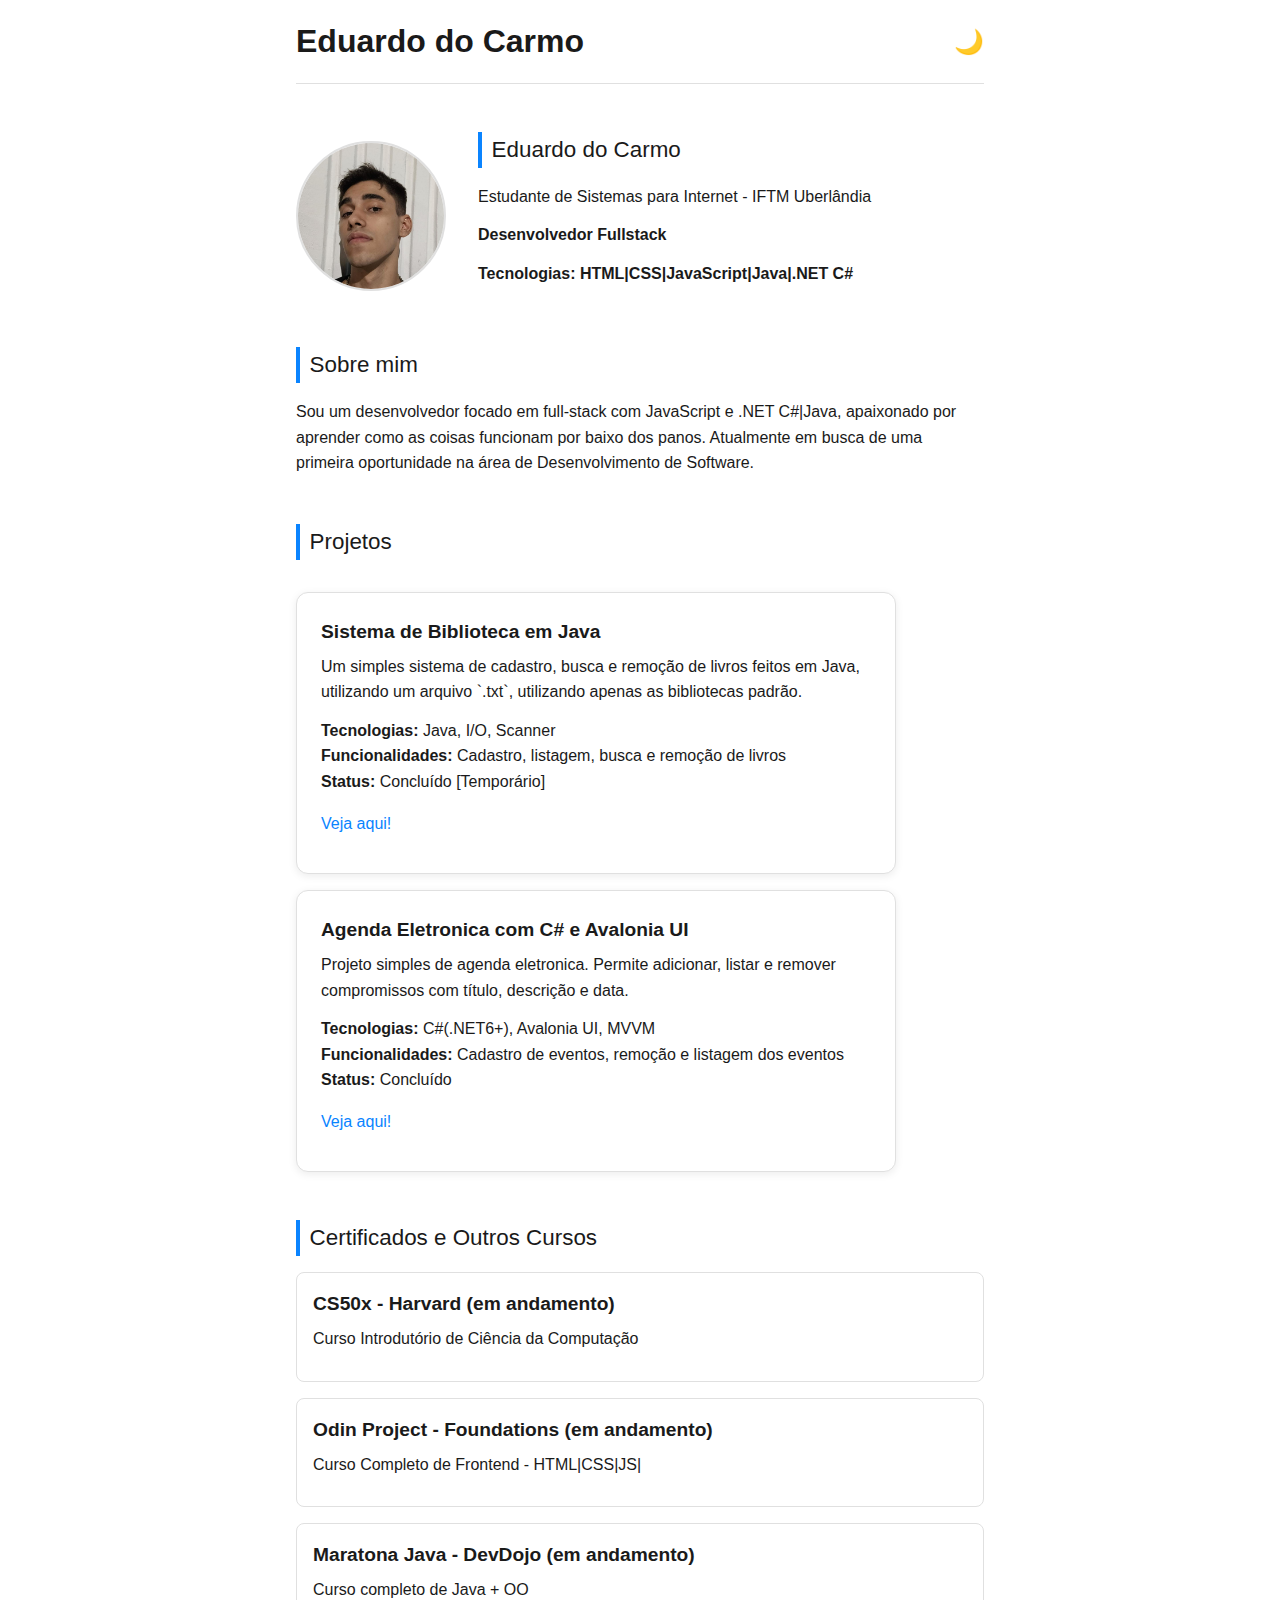
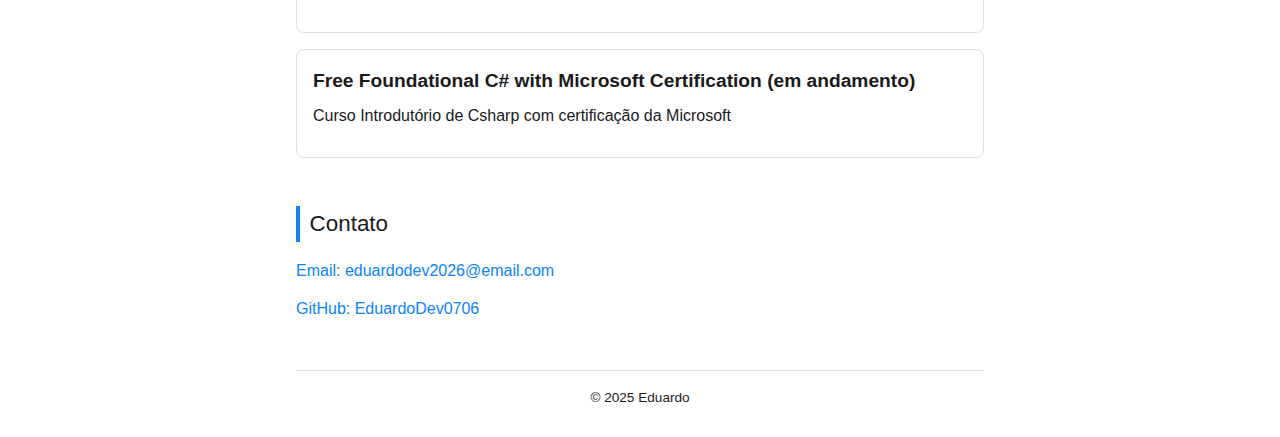
<file: index.html>
<!DOCTYPE html>
<html lang="pt-BR">
<head>
  <meta charset="UTF-8" />
  <meta name="viewport" content="width=device-width, initial-scale=1.0" />
  <meta http-equiv="Content-Security-Policy" content="default-src 'self'; script-src 'self'; style-src 'self'; img-src 'self' data:;">
  <title>Eduardo do Carmo | Portfólio Online</title>
  <link rel="stylesheet" href="style.css" />
</head>
<body>
  <header>
    <h1>Eduardo do Carmo</h1>
    <button id="toggle-theme">🌙</button>
  </header>

  <section class="perfil">
    <img src="imagens/EduardoCarmo.png" alt="Foto Pessoal" class="foto-perfil">
    <div>
        <h2>Eduardo do Carmo</h2>
        <p>Estudante de Sistemas para Internet - IFTM Uberlândia</p>
        <p><strong>Desenvolvedor Fullstack</strong></p>
        <p><strong>Tecnologias: HTML|CSS|JavaScript|Java|.NET C#</strong></p>
    </div>

  </section>

  <main>
    <section class="sobre">
      <h2>Sobre mim</h2>
      <p>Sou um desenvolvedor focado em full-stack com JavaScript e .NET C#|Java, apaixonado por aprender como as coisas funcionam por baixo dos panos. Atualmente em busca de uma primeira oportunidade na área de Desenvolvimento de Software.</p>
    </section>

    <section class="projeto">
      <h2>Projetos</h2>
      <div>
        <div class="card-projeto">
          <h3>Sistema de Biblioteca em Java</h3>
          <p>Um simples sistema de cadastro, busca e remoção de livros feitos em Java, utilizando um arquivo `.txt`, utilizando apenas as bibliotecas padrão.</p>
          <ul>
            <li><strong>Tecnologias:</strong> Java, I/O, Scanner</li>
            <li><strong>Funcionalidades:</strong> Cadastro, listagem, busca e remoção de livros</li>
            <li><strong>Status:</strong> Concluído [Temporário]</li>
          </ul>
          <p><a href="https://github.com/EduardoDev0706/EstudosJava/tree/main/ProjetoBiblioteca" target="_blank">Veja aqui!</a></p>
        </div>
      </div>

      <div>
        <div class="card-projeto">
          <h3>Agenda Eletronica com C# e Avalonia UI</h3>
          <p>Projeto simples de agenda eletronica. Permite adicionar, listar e remover compromissos com título, descrição e data.</p>
          <ul>
            <li><strong>Tecnologias:</strong> C#(.NET6+), Avalonia UI, MVVM</li>
            <li><strong>Funcionalidades:</strong> Cadastro de eventos, remoção e listagem dos eventos</li>
            <li><strong>Status:</strong> Concluído</li>
          </ul>
          <p><a href="https://github.com/EduardoDev0706/PortfolioEduardoDoCarmo/tree/main/ProjetoEmCsharp/AgendaEletronica" target="_blank">Veja aqui!</a></p>
        </div>
      </div>
    </section>

    <section id="certificados">
        <h2>Certificados e Outros Cursos</h2>

        <div class="certificado">
            <h3>CS50x - Harvard (em andamento)</h3>
            <p>Curso Introdutório de Ciência da Computação</p>
        </div>
        
        <div class="certificado">
            <h3>Odin Project - Foundations (em andamento)</h3>
            <p>Curso Completo de Frontend - HTML|CSS|JS|</p>
        </div>

        <div class="certificado">
            <h3>Maratona Java - DevDojo (em andamento)</h3>
            <p>Curso completo de Java + OO</p>
        </div>
        
        <div class="certificado">
            <h3>Free Foundational C# with Microsoft Certification (em andamento)</h3>
            <p>Curso Introdutório de Csharp com certificação da Microsoft</p>
        </div>
        
    </section>

    <section class="contato">
      <h2>Contato</h2>
      <p><a href="mailto:eduardodev2026@email.com">Email: eduardodev2026@email.com</a></p>
      <p><a href="https://github.com/EduardoDev0706" target="_blank">GitHub: EduardoDev0706</a></p>
    </section>
  </main>

  <footer>
    <p>© 2025 Eduardo</p>
  </footer>

  <script src="script.js"></script>
</body>
</html>
</file>
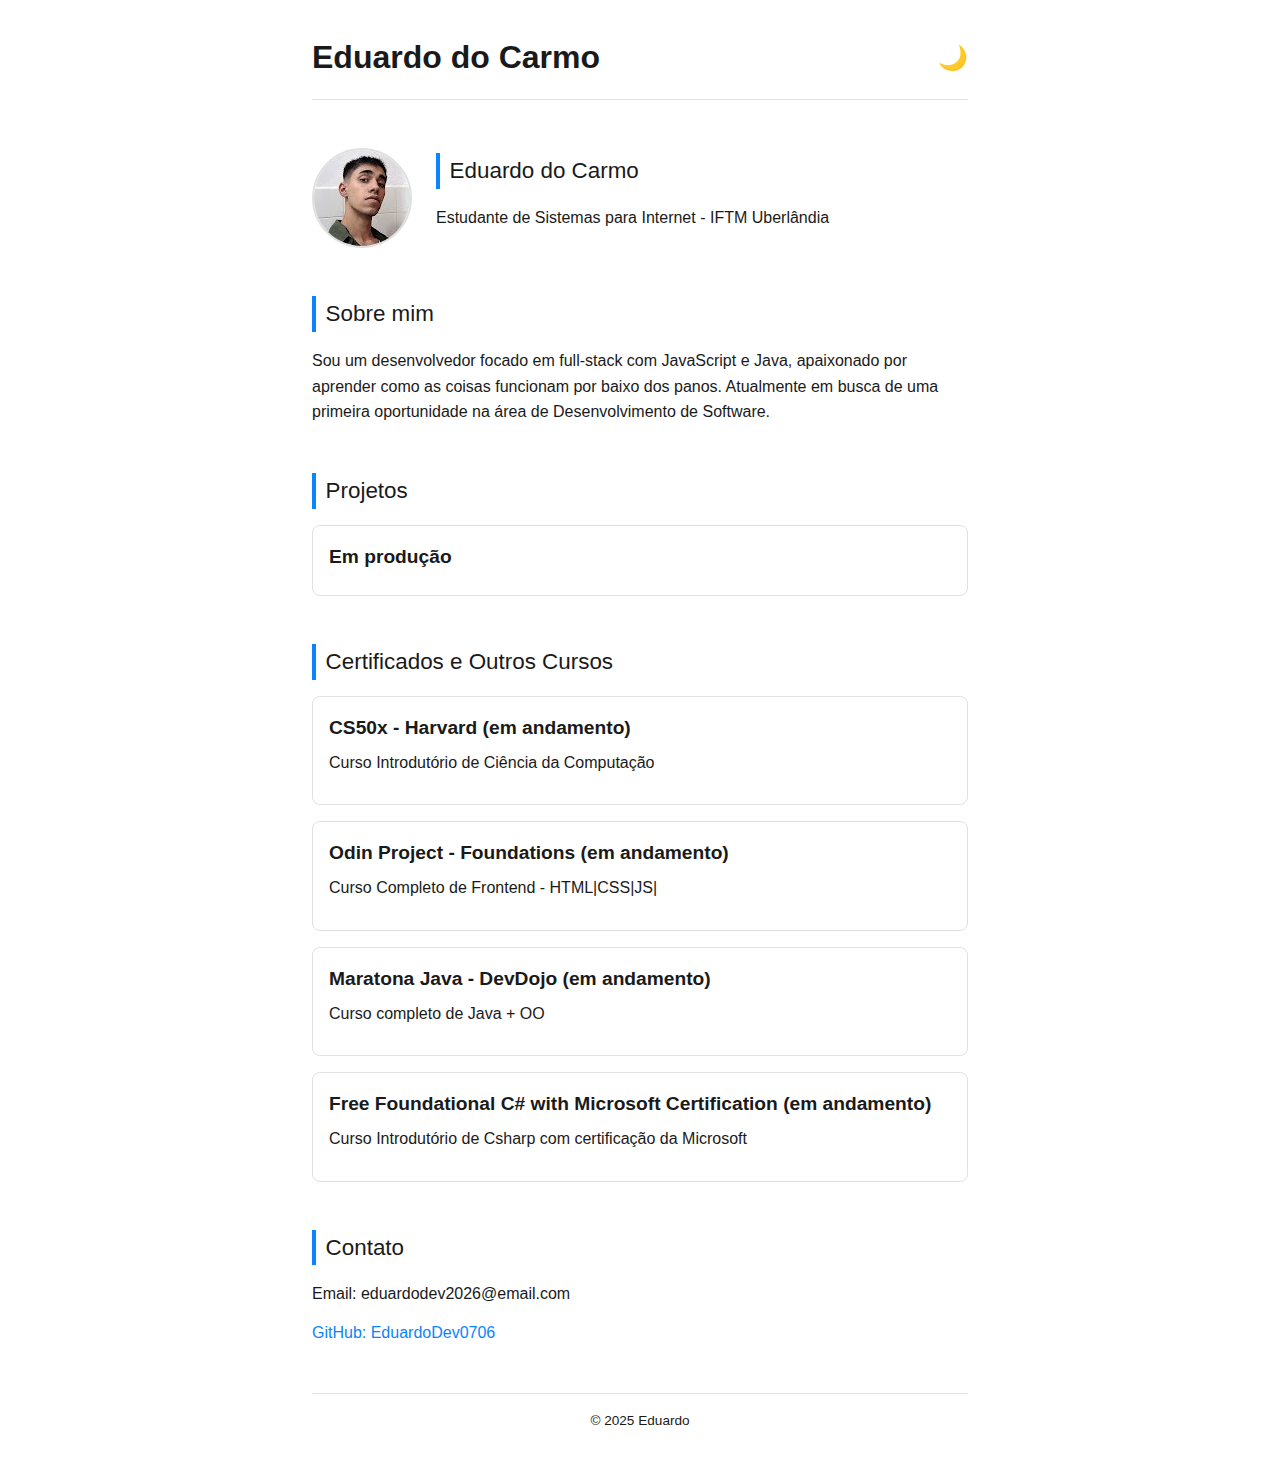
<file: PortfolioBase/index.html>
<!DOCTYPE html>
<html lang="pt-BR">
<head>
  <meta charset="UTF-8" />
  <meta name="viewport" content="width=device-width, initial-scale=1.0" />
  <title>Eduardo do Carmo | Portfólio Online</title>
  <link rel="stylesheet" href="style.css" />
</head>
<body>
  <header>
    <h1>Eduardo do Carmo</h1>
    <button id="toggle-theme">🌙</button>
  </header>

  <section class="perfil">
    <img src="imagens/EduardoCarmo.png" alt="Foto Pessoal" class="foto-perfil">
    <div>
        <h2>Eduardo do Carmo</h2>
        <p>Estudante de Sistemas para Internet - IFTM Uberlândia</p>
    </div>

  </section>

  <main>
    <section class="sobre">
      <h2>Sobre mim</h2>
      <p>Sou um desenvolvedor focado em full-stack com JavaScript e Java, apaixonado por aprender como as coisas funcionam por baixo dos panos. Atualmente em busca de uma primeira oportunidade na área de Desenvolvimento de Software.</p>
    </section>

    <section class="projetos">
      <h2>Projetos</h2>
      <div class="projeto">
        <h3>Em produção</h3>
      </div>
    </section>

    <section id="certificados">
        <h2>Certificados e Outros Cursos</h2>

        <div class="certificado">
            <h3>CS50x - Harvard (em andamento)</h3>
            <p>Curso Introdutório de Ciência da Computação</p>
        </div>
        
        <div class="certificado">
            <h3>Odin Project - Foundations (em andamento)</h3>
            <p>Curso Completo de Frontend - HTML|CSS|JS|</p>
        </div>

        <div class="certificado">
            <h3>Maratona Java - DevDojo (em andamento)</h3>
            <p>Curso completo de Java + OO</p>
        </div>
        
        <div class="certificado">
            <h3>Free Foundational C# with Microsoft Certification (em andamento)</h3>
            <p>Curso Introdutório de Csharp com certificação da Microsoft</p>
        </div>




        
    </section>

    <section class="contato">
      <h2>Contato</h2>
      <p>Email: eduardodev2026@email.com</p>
      <p><a href="https://github.com/EduardoDev0706" target="_blank">GitHub: EduardoDev0706</a></p>
    </section>
  </main>

  <footer>
    <p>© 2025 Eduardo</p>
  </footer>

  <script src="script.js"></script>
</body>
</html>
</file>
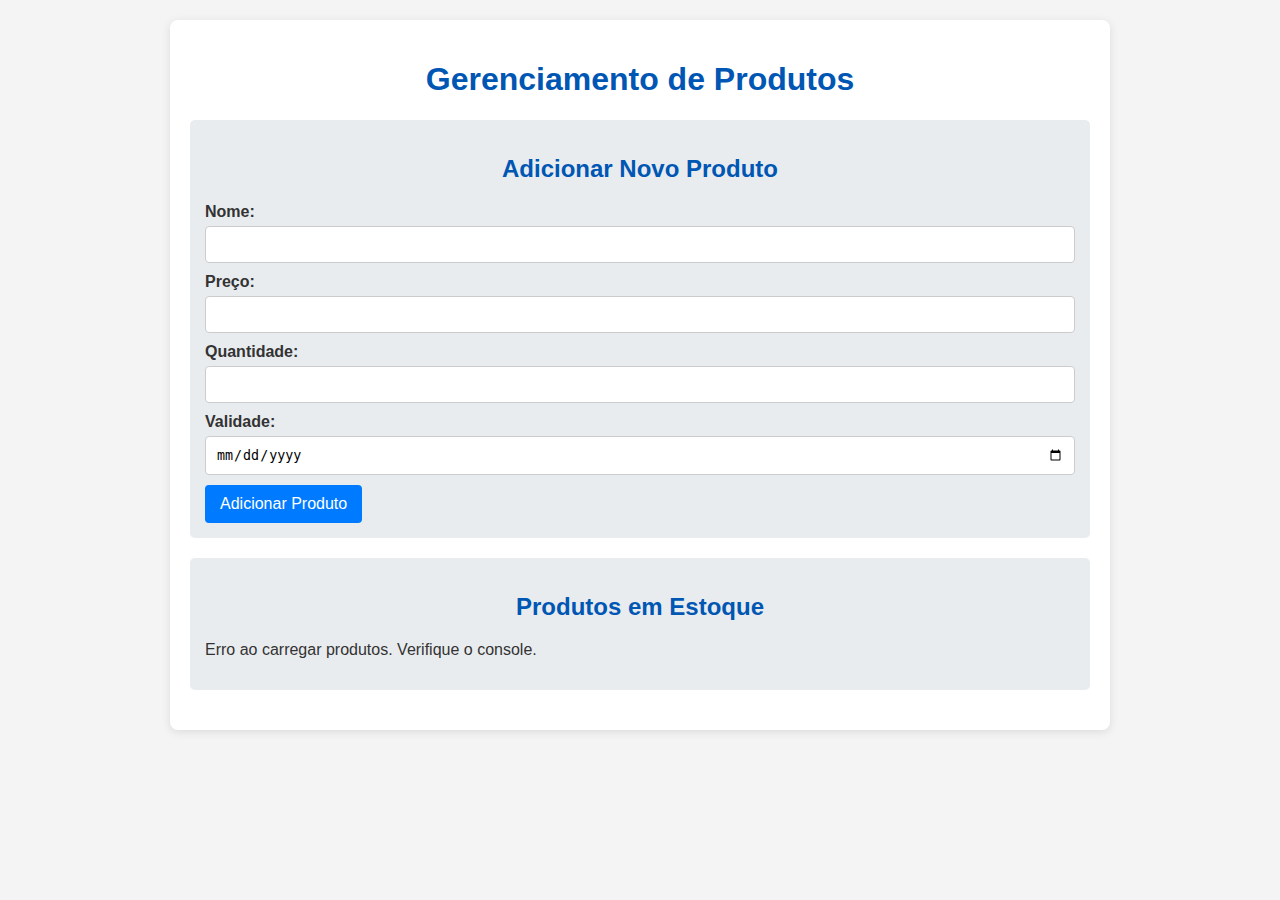
<file: MinhaPrimeiraApi/FrontEnd/index.html>
<!DOCTYPE html>
<html lang="pt-BR">
<head>
    <meta charset="UTF-8">
    <meta name="viewport" content="width=device-width, initial-scale=1.0">
    <title>Gerenciamento de Produtos - Frontend Vanilla JS</title>
    <link rel="stylesheet" href="style.css">
</head>
<body>
    <div class="container">
        <h1>Gerenciamento de Produtos</h1>

        <div class="form-section">
            <h2>Adicionar Novo Produto</h2>
            <form id="product-form">
                <input type="hidden" id="product-id" value="0"> <label for="nome">Nome:</label>
                <input type="text" id="nome" required>

                <label for="preco">Preço:</label>
                <input type="number" id="preco" step="0.01" required>

                <label for="quantidade">Quantidade:</label>
                <input type="number" id="quantidade" required>

                <label for="validade">Validade:</label>
                <input type="date" id="validade" required>

                <button type="submit" id="submit-button">Adicionar Produto</button>
            </form>
        </div>

        <div class="list-section">
            <h2>Produtos em Estoque</h2>
            <div id="product-list-container">
                <p>Carregando produtos...</p>
            </div>
        </div>
    </div>

    <script src="script.js"></script>
</body>
</html>
</file>
<file: style.css>
:root {
    --bg-color: #ffffff;
    --text-color: #1a1a1a;
    --accent-color: #0a84ff;
    --muted-color: #6c757d;
    --border-color: #e0e0e0;
  }
  
  body.dark {
    --bg-color: #121212;
    --text-color: #f2f2f2;
    --accent-color: #66b2ff;
    --muted-color: #999;
    --border-color: #2a2a2a;
  }

  body.dark .certificado:hover {
    background-color: rgba(255, 255, 255, 0.05);
  }

  body.dark .card-idioma:hover {
    background-color: rgba(255, 255, 255, 0.05);
  }
  
  * {
    margin: 0;
    padding: 0;
    box-sizing: border-box;
  }

  
  
  body {
    font-family: 'Inter', 'Segoe UI', sans-serif;
    background-color: var(--bg-color);
    color: var(--text-color);
    line-height: 1.6;
    transition: background 0.3s, color 0.3s;
    padding: 1rem;
    max-width: 720px;
    margin: auto;
  }
  
  header {
    display: flex;
    justify-content: space-between;
    align-items: center;
    margin-bottom: 3rem;
    border-bottom: 1px solid var(--border-color);
    padding-bottom: 1rem;
  }

  .perfil {
    display: flex;
    align-items: center;
    gap: 2rem;
    margin-bottom: 3rem;
  }

  .foto-perfil {
    width: 150px;
    height: 150px;
    border-radius: 50%;
    object-fit: cover;
    border: 2px solid var(--border-color);
  }
  
  h1 {
    font-size: 2rem;
    font-weight: 600;
  }
  
  #toggle-theme {
    background: none;
    border: none;
    font-size: 1.5rem;
    cursor: pointer;
    color: var(--text-color);
    transition: color 0.3s;
  }
  
  section {
    margin-bottom: 3rem;
  }
  
  h2 {
    font-size: 1.4rem;
    margin-bottom: 1rem;
    border-left: 4px solid var(--accent-color);
    padding-left: 0.6rem;
    font-weight: 500;
  }
  
  h3 {
    font-size: 1.2rem;
    margin-bottom: 0.4rem;
  }
  
  p {
    margin-bottom: 0.8rem;
    color: var(--text-color);
  }
  
  a {
    color: var(--accent-color);
    text-decoration: none;
    font-weight: 500;
  }
  
  a:hover {
    text-decoration: underline;
  }
  
  .projeto {
    display: flex;
    flex-direction: column;
    gap: 1rem;
  }
  
  .card-projeto {
    max-width: 600px;
    background: var(--bg-color);
    border: 1px solid var(--border-color);
    border-radius: 12px;
    padding: 24px;
    box-shadow: 0 2px 8px rgba(0, 0, 0, 0.08);
    font-family: sans-serif;
    transition: transform 0.2s ease, background 0.3s, border-color 0.3s, box-shadow 0.3s;
  }

  .card-projeto h3 {
    color: var(--text-color);
  }
  
  .card-projeto:hover {
    transform: translateY(-4px);
  }
  
  .card-projeto h2 {
    font-size: 24px;
    margin-bottom: 12px;
    color: #333;
  }
  
  .card-projeto p {
    color: var(--text-color);
  }
  
  .card-projeto ul {
    list-style: none;
    padding-left: 0;
    margin-bottom: 16px;
  }
  
  .card-projeto ul li {
    color: var(--text-color);
  }
  
  .btn-link {
    border: 1px solid var(--accent-color);
    background: none;
    color: var(--accent-color);
    padding: 10px 16px;
    border-radius: 8px;
    transition: all 0.3s ease;
  }
  
  .btn-link:hover {
    background-color: var(--accent-color);
    color: white;
  }

  #idiomas {
    margin-bottom: 3rem;
  }

  .card-idioma {
    border: 1px solid var(--border-color);
    padding: 1rem;
    border-radius: 8px;
    margin-bottom: 1rem;
    transition: background 0.3s, transform 0.2s;
  }

  .card-idioma:hover {
    background-color: rgba(0, 0, 0, 0.03);
    transform: scale(1.01);
  }

  .card-idioma h3 {
    font-size: 1.2rem;
    margin-bottom: 0.4rem;
    color: var(--text-color);
  }

  .card-idioma p {
    color: var(--text-color);
  }
  
  
  footer {
    text-align: center;
    font-size: 0.85rem;
    color: var(--muted-color);
    border-top: 1px solid var(--border-color);
    padding-top: 1rem;
  }
  
  #certificados {
    margin-bottom: 3rem;
  }

  .certificado {
    border: 1px solid var(--border-color);
    padding: 1rem;
    border-radius: 8px;
    margin-bottom: 1rem;
    transition: background 0.3s, transform 0.2s;
  }

  .certificado:hover {
    background-color: rgba(var(--text-color-rgb), 0.08s);
    transform: scale(1.01);
  }
</file>
<file: PortfolioBase/style.css>
:root {
    --bg-color: #ffffff;
    --text-color: #1a1a1a;
    --accent-color: #0a84ff;
    --muted-color: #6c757d;
    --border-color: #e0e0e0;
  }
  
  body.dark {
    --bg-color: #121212;
    --text-color: #f2f2f2;
    --accent-color: #66b2ff;
    --muted-color: #999;
    --border-color: #2a2a2a;
  }
  
  * {
    margin: 0;
    padding: 0;
    box-sizing: border-box;
  }
  
  body {
    font-family: 'Inter', 'Segoe UI', sans-serif;
    background-color: var(--bg-color);
    color: var(--text-color);
    line-height: 1.6;
    transition: background 0.3s, color 0.3s;
    padding: 2rem;
    max-width: 720px;
    margin: auto;
  }
  
  header {
    display: flex;
    justify-content: space-between;
    align-items: center;
    margin-bottom: 3rem;
    border-bottom: 1px solid var(--border-color);
    padding-bottom: 1rem;
  }

  .perfil {
    display: flex;
    align-items: center;
    gap: 1.5rem;
    margin-bottom: 3rem;
  }

  .foto-perfil {
    width: 100px;
    height: 100px;
    border-radius: 50%;
    object-fit: cover;
    border: 2px solid var(--border-color);
  }
  
  h1 {
    font-size: 2rem;
    font-weight: 600;
  }
  
  #toggle-theme {
    background: none;
    border: none;
    font-size: 1.5rem;
    cursor: pointer;
    color: var(--text-color);
    transition: color 0.3s;
  }
  
  section {
    margin-bottom: 3rem;
  }
  
  h2 {
    font-size: 1.4rem;
    margin-bottom: 1rem;
    border-left: 4px solid var(--accent-color);
    padding-left: 0.6rem;
    font-weight: 500;
  }
  
  h3 {
    font-size: 1.2rem;
    margin-bottom: 0.4rem;
  }
  
  p {
    margin-bottom: 0.8rem;
    color: var(--text-color);
  }
  
  a {
    color: var(--accent-color);
    text-decoration: none;
    font-weight: 500;
  }
  
  a:hover {
    text-decoration: underline;
  }
  
  .projeto {
    border: 1px solid var(--border-color);
    border-radius: 8px;
    padding: 1rem;
    margin-bottom: 1rem;
    transition: background 0.3s, transform 0.2s;
  }
  
  .projeto:hover {
    background: rgba(0, 0, 0, 0.03);
    transform: scale(1.01);
  }
  
  footer {
    text-align: center;
    font-size: 0.85rem;
    color: var(--muted-color);
    border-top: 1px solid var(--border-color);
    padding-top: 1rem;
  }
  
  #certificados {
    margin-bottom: 3rem;
  }

  .certificado {
    border: 1px solid var(--border-color);
    padding: 1rem;
    border-radius: 8px;
    margin-bottom: 1rem;
    transition: background 0.3s, transform 0.2s;
  }

  .certificado:hover {
    background-color: rgba(0, 0, 0, 0.03);
    transform: scale(1.01);
  }
</file>
<file: MinhaPrimeiraApi/FrontEnd/style.css>
body {
    font-family: Arial, sans-serif;
    margin: 20px;
    background-color: #f4f4f4;
    color: #333;
}

.container {
    max-width: 900px;
    margin: 0 auto;
    background-color: #fff;
    padding: 20px;
    border-radius: 8px;
    box-shadow: 0 2px 10px rgba(0, 0, 0, 0.1);
}

h1, h2 {
    color: #0056b3;
    text-align: center;
}

.form-section, .list-section {
    background-color: #e9ecef;
    padding: 15px;
    border-radius: 5px;
    margin-bottom: 20px;
}

form label {
    display: block;
    margin-bottom: 5px;
    font-weight: bold;
}

form input[type="text"],
form input[type="number"],
form input[type="date"] {
    width: calc(100% - 22px); /* Considerando padding e border */
    padding: 10px;
    margin-bottom: 10px;
    border: 1px solid #ccc;
    border-radius: 4px;
}

button {
    background-color: #007bff;
    color: white;
    padding: 10px 15px;
    border: none;
    border-radius: 4px;
    cursor: pointer;
    font-size: 16px;
    transition: background-color 0.3s ease;
}

button:hover {
    background-color: #0056b3;
}

.product-item {
    background-color: #fff;
    border: 1px solid #ddd;
    padding: 10px;
    margin-bottom: 8px;
    border-radius: 4px;
    display: flex;
    justify-content: space-between;
    align-items: center;
}

.product-info {
    flex-grow: 1;
}

.product-actions button {
    margin-left: 8px;
    padding: 5px 10px;
    font-size: 14px;
}

.product-actions .edit-btn {
    background-color: #ffc107;
    color: #333;
}

.product-actions .edit-btn:hover {
    background-color: #e0a800;
}

.product-actions .delete-btn {
    background-color: #dc3545;
}

.product-actions .delete-btn:hover {
    background-color: #c82333;
}
</file>
